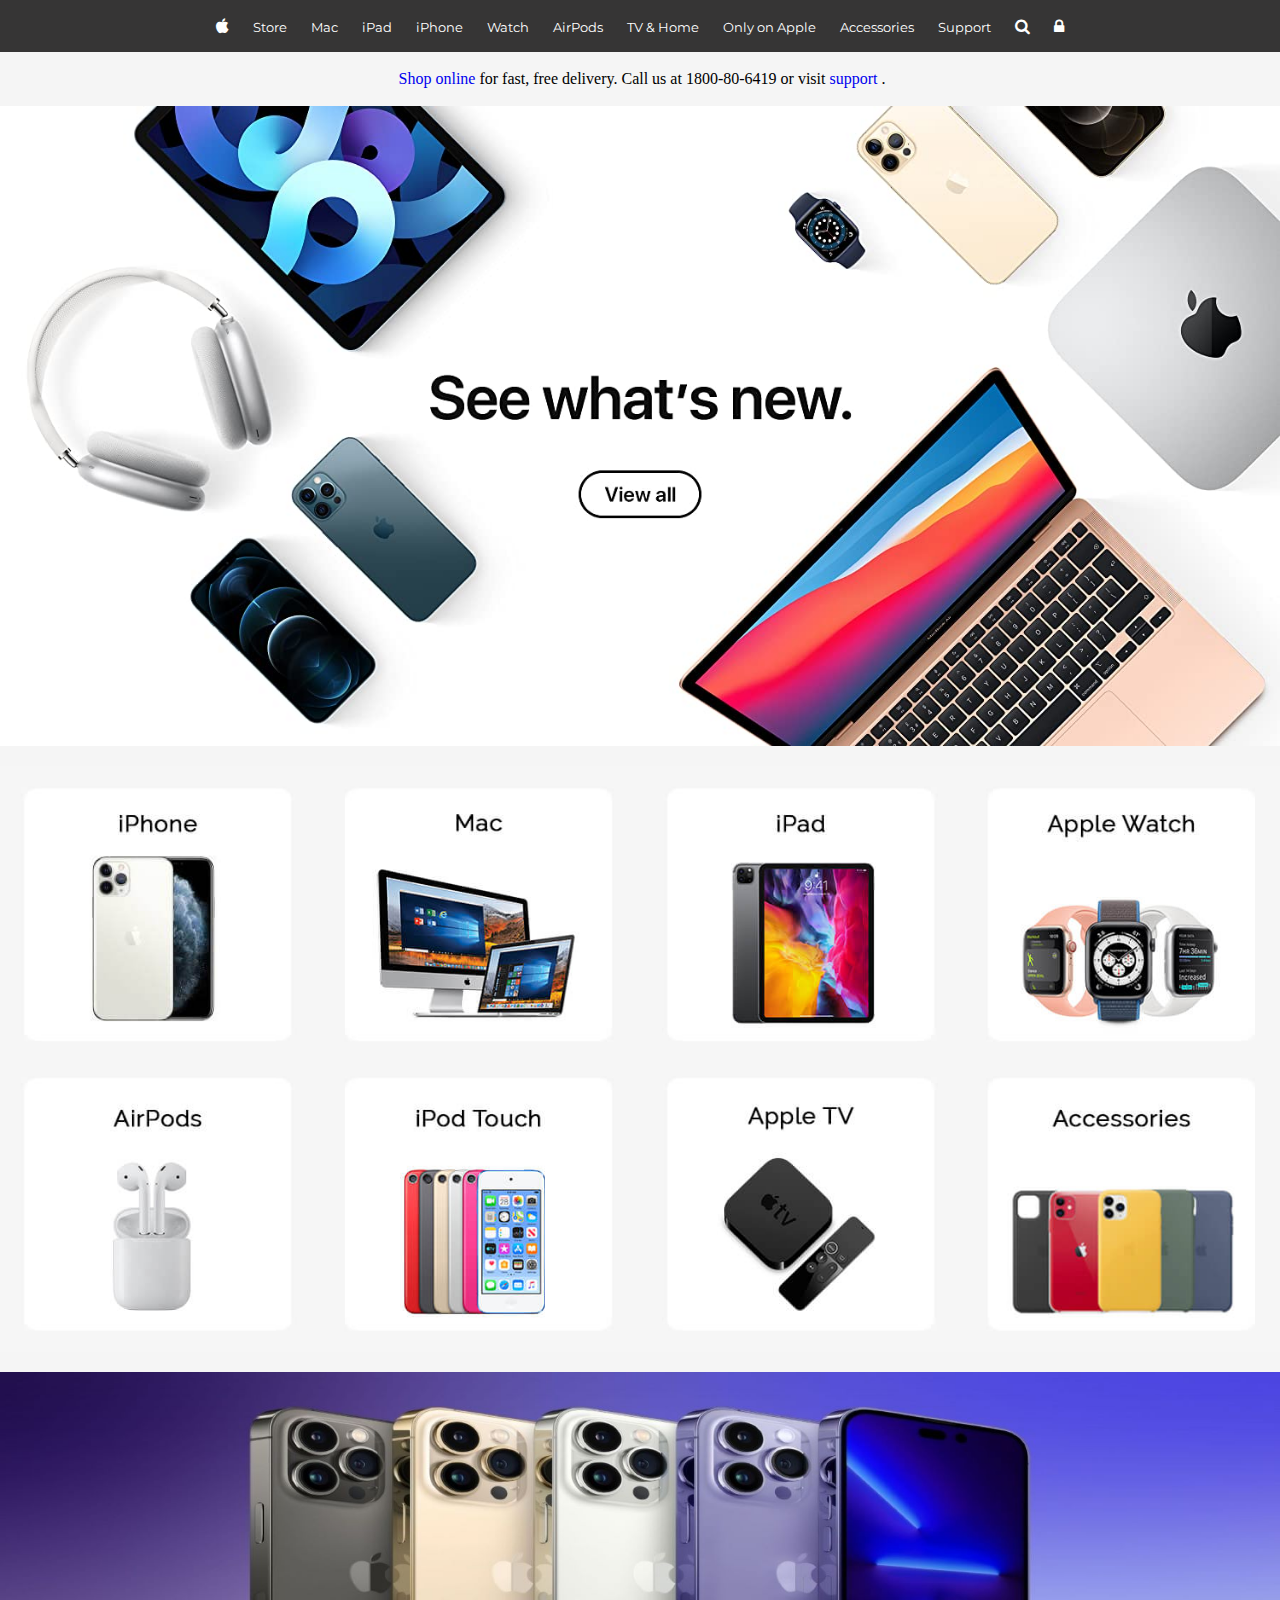
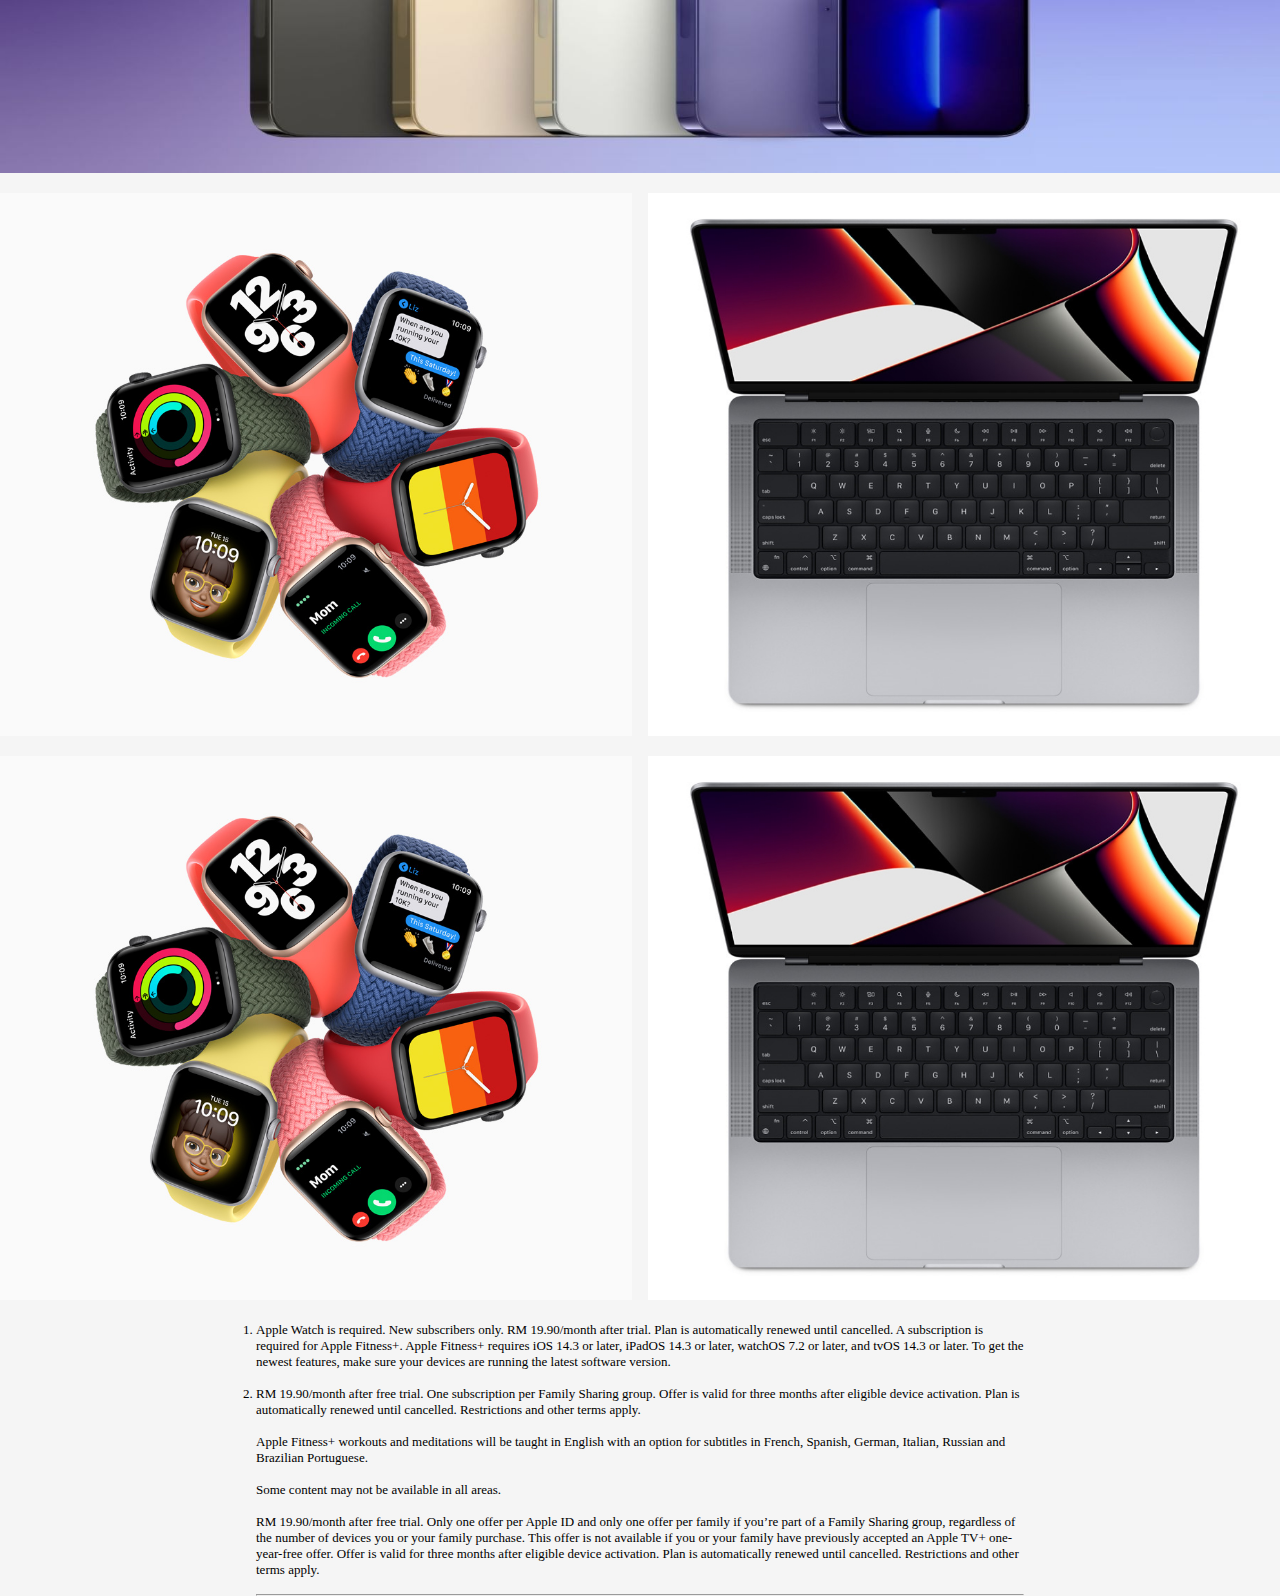
<file: index.html>
<!DOCTYPE html>
<html lang="en">

<head>
    <meta charset="UTF-8">
    <meta http-equiv="X-UA-Compatible" content="IE=edge">
    <meta name="viewport" content="width=device-width, initial-scale=1.0">
    <title>Apple (Malaysia)</title>
    <link rel="stylesheet" href="styles.css">
    <link rel="preconnect" href="https://fonts.googleapis.com">
    <link rel="preconnect" href="https://fonts.gstatic.com" crossorigin>
    <link href="https://fonts.googleapis.com/css2?family=Montserrat:wght@100&display=swap" rel="stylesheet">
    <link rel="stylesheet" href="https://cdnjs.cloudflare.com/ajax/libs/font-awesome/4.7.0/css/font-awesome.min.css">
</head>

<body>
    <nav class="nav-bar">
        <ul class="sec-nav">
            <li class="navbar-toggle" id="js-navbar-toggle"><i class="fa fa-bars"></i></li>
            <li class="logo"><a href="index.html"><i class="fa fa-apple"></i></a></li>
            <li><a href="index.html"><i class="fa fa-lock"></i></a></li>
        </ul>

        <ul class="drop-nav" id="js-menu">
            <li><a href="index.html">Store</a></li>
            <li><a href="index.html">Mac</a></li>
            <li><a href="index.html">iPad</a></li>
            <li><a href="index.html">iPhone</a></li>
            <li><a href="index.html">Watch</a></li>
            <li><a href="index.html">AirPods</a></li>
            <li><a href="index.html">TV & Home</a></li>
            <li><a href="index.html">Only on Apple</a></li>
            <li><a href="index.html">Accessories</a></li>
            <li><a href="index.html">Support</a></li>
        </ul>

        <ul class="main-nav">
            <li><a href="index.html" target="_blank"><i class="fa fa-apple"></i></a></li>
            <li><a href="index.html">Store</a></li>
            <li><a href="index.html">Mac</a></li>
            <li><a href="index.html">iPad</a></li>
            <li><a href="index.html">iPhone</a></li>
            <li><a href="index.html">Watch</a></li>
            <li><a href="index.html">AirPods</a></li>
            <li><a href="index.html">TV & Home</a></li>
            <li><a href="index.html">Only on Apple</a></li>
            <li><a href="index.html">Accessories</a></li>
            <li><a href="index.html">Support</a></li>
            <li><a href="index.html"><i class="fa fa-search"></i></a></li>
            <li><a href="index.html"><i class="fa fa-lock"></i></a></li>
        </ul>
    </nav>
    <header>
        <p>
            <a href="#">Shop online</a>for fast, free delivery. Call us at 1800-80-6419 or visit<a href="#">support</a>.
        </p>
    </header>
    <section class="grid-container">
        <div class="item1">
            <img src="img/Apple-Banner1.jpg" alt="banner1" srcset="">
        </div>
        <div class="item2">
            <img src="img/Apple-Banner2.jpg" alt="banner2" srcset="">
        </div>
        <div class="item3">
            <img src="img/Apple-Banner3.1.jpg" alt="banner3" srcset="">
        </div>
        <div class="item4">
            <img src="img/watch-banner1.jpg" alt="watch-banner1" srcset="">
        </div>
        <div class="item5">
            <img src="img/macbook-banner1.jpg" alt="watch-banner1" srcset="">
        </div>
        <div class="item4">
            <img src="img/watch-banner1.jpg" alt="watch-banner1" srcset="">
        </div>
        <div class="item5">
            <img src="img/macbook-banner1.jpg" alt="watch-banner1" srcset="">
        </div>
    </section>
    <br>
    <footer>
        <ol>
            <li>
                Apple Watch is required. New subscribers only. RM 19.90/month after trial. Plan is automatically renewed
                until cancelled. A subscription is required for Apple Fitness+. Apple Fitness+ requires iOS 14.3 or
                later, iPadOS 14.3 or later, watchOS 7.2 or later, and tvOS 14.3 or later. To get the newest features,
                make sure your devices are running the latest software version.
            </li>
            <br>
            <li>
                RM 19.90/month after free trial. One subscription per Family Sharing group. Offer is valid for three
                months after eligible device activation. Plan is automatically renewed until cancelled. Restrictions and
                other terms apply.
            </li>
        </ol>
        <br>
        <div class="term">
            <p>
                Apple Fitness+ workouts and meditations will be taught in English with an option for subtitles in French,
                Spanish, German, Italian, Russian and Brazilian Portuguese.
            </p>
            <br>
            <p>Some content may not be available in all areas.</p>
            <br>
            <p>
                RM 19.90/month after free trial. Only one offer per Apple ID and only one offer per family if you’re part of
                a Family Sharing group, regardless of the number of devices you or your family purchase. This offer is not
                available if you or your family have previously accepted an Apple TV+ one-year-free offer. Offer is valid
                for three months after eligible device activation. Plan is automatically renewed until cancelled.
                Restrictions and other terms apply.
            </p>
            <br>
            <hr>
        </div>
    </footer>
    <script src="script.js"></script>
</body>

</html>
</file>
<file: styles.css>
:root {
    --nav-color: rgb(54, 53, 53);
    --link-color: rgb(255, 255, 255);
    --bg-color: whitesmoke;
}

* {
    margin: 0;
    padding: 0;
    box-sizing: border-box;
}

body {
    background-color: var(--bg-color);
}

.nav-bar {
    color: white;
    position: sticky;
    top: 0;
    font-family: 'Montserrat', sans-serif;
    width: 100%;
    height: 5.8vh;
    background-color: var(--nav-color);
}

.sec-nav {
    display: flex;
    align-items: center;
    justify-content: space-between;
    margin: 0 3vw;
    height: 100%;
    list-style-type: none;
}

.drop-nav {
    display: none;
    background-color: black;
    color: inherit;
    text-align: center;
    list-style-type: none;
}

.main-nav {
    display: none;
}

li a {
    text-decoration: none;
    color: inherit;
}

a:hover {
    cursor: pointer;
}

header {
    height: 6vh;
    width: 100%;
    background-color: var(--bg-color);
}

header > p {
    height: 100%;
    display: flex;
    align-items: center;
    justify-content: center;
}

p > a {
    padding-inline-end: 0.25rem;
    padding-inline-start: 0.25rem;
    text-decoration: none;
}

p > a:hover {
    text-decoration: underline;
}

p > a:visited {
    color: rgb(90, 90, 206);
}

.grid-container {
    display: grid;
    grid-template-columns: auto auto;
    row-gap: 1rem;
    column-gap: 1rem;
}

div > img {
    width: 100%;
}

.item1 {
    grid-column: 1/ span 2;
}

.item2 {
    grid-column: 1/ span 2;
}

.item3 {
    grid-column: 1/ span 2;
}

.item4 {
    grid-column: 1/2;
}

.item5 {
    grid-column: 2/2;
}

.active
{
	display: flex;
    flex-flow: column wrap;
    width: 100%;
}

footer {
    font-size: small;
    margin: 0 auto;
    max-width: 60vw;
}


@media screen and (min-width: 768px) {
    .sec-nav {
        display: none;
    }
    .drop-nav {
        display: none;
    }

    nav > .main-nav {
        display: flex;
        flex-wrap: wrap;
        justify-content: space-evenly;
        align-items: center;
        height: 100%;
        margin: 0 15vw;
        list-style-type: none;
        overflow: hidden;
    }

    .main-nav > li > a {
        font-size: small;
        color: var(--link-color);
        text-decoration: none;
    }

    .main-nav > li> a > .fa {
        font-size: medium;
    }

}
</file>
